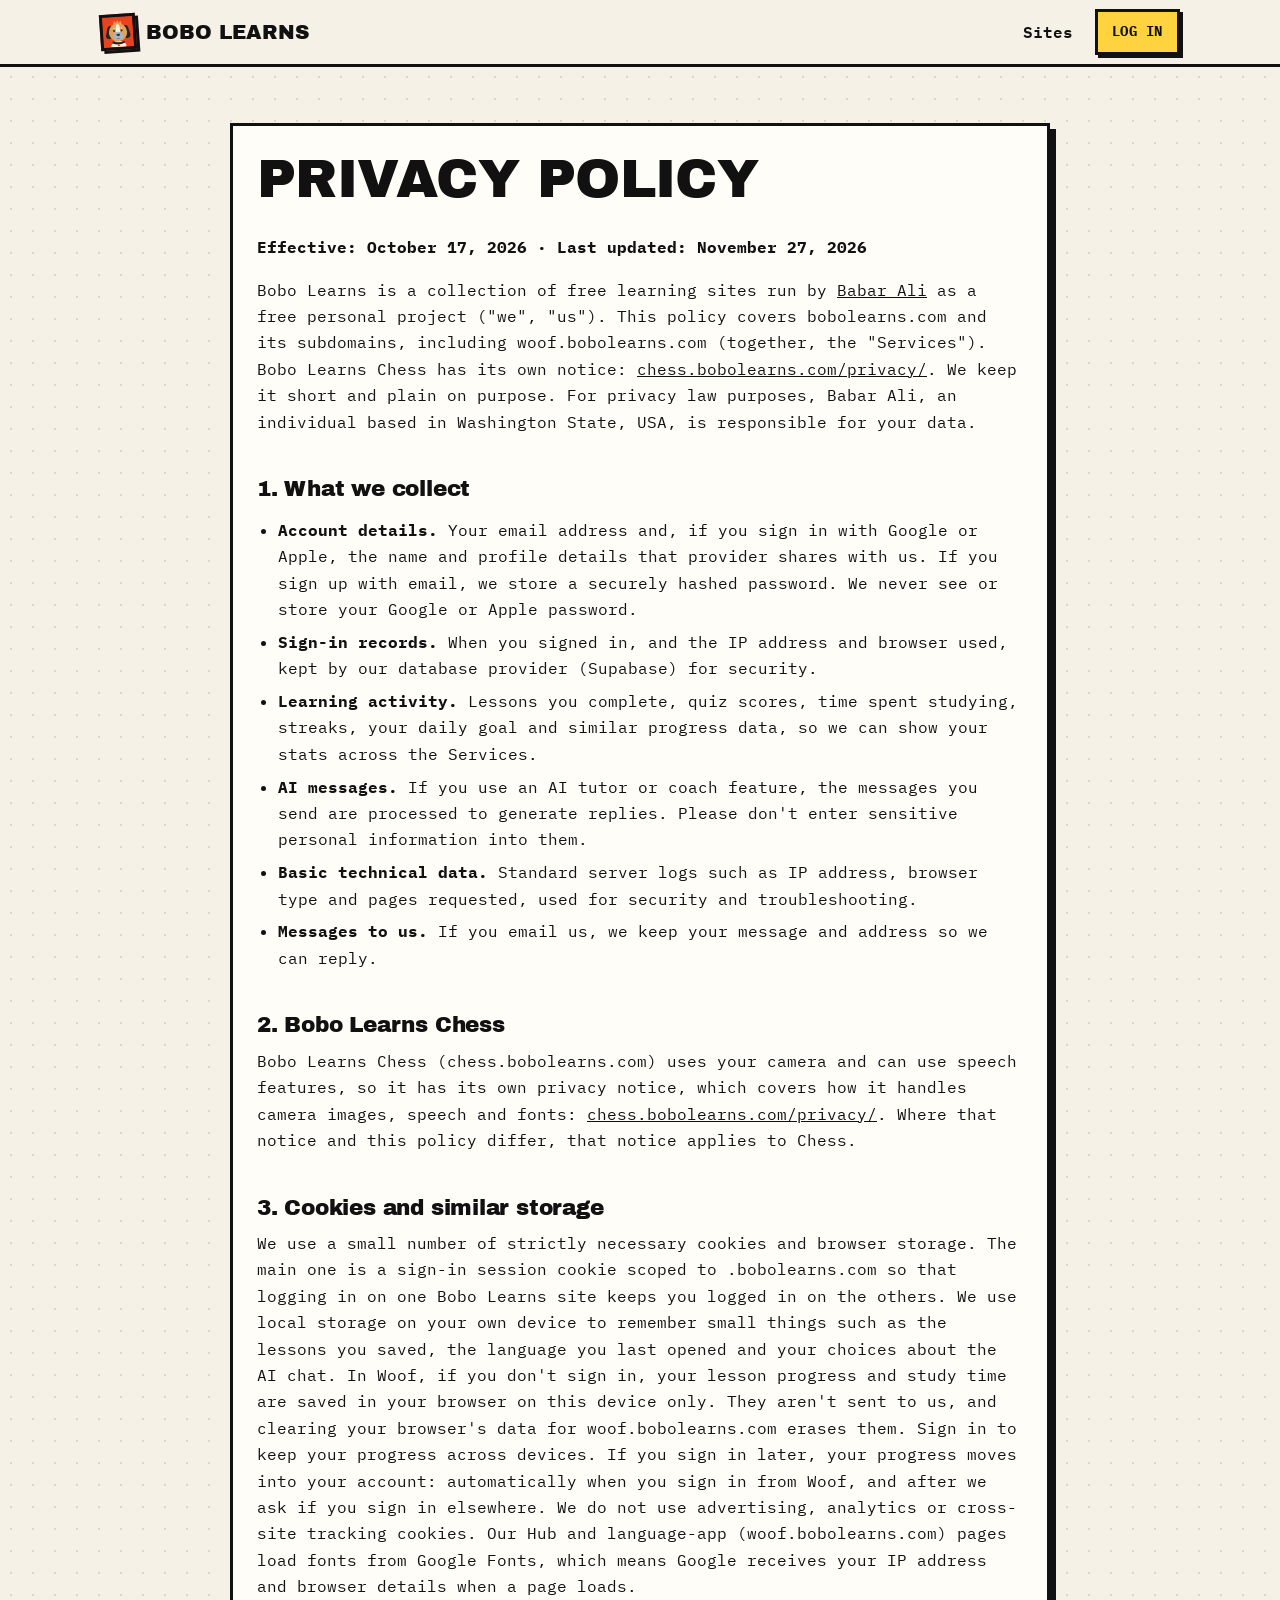
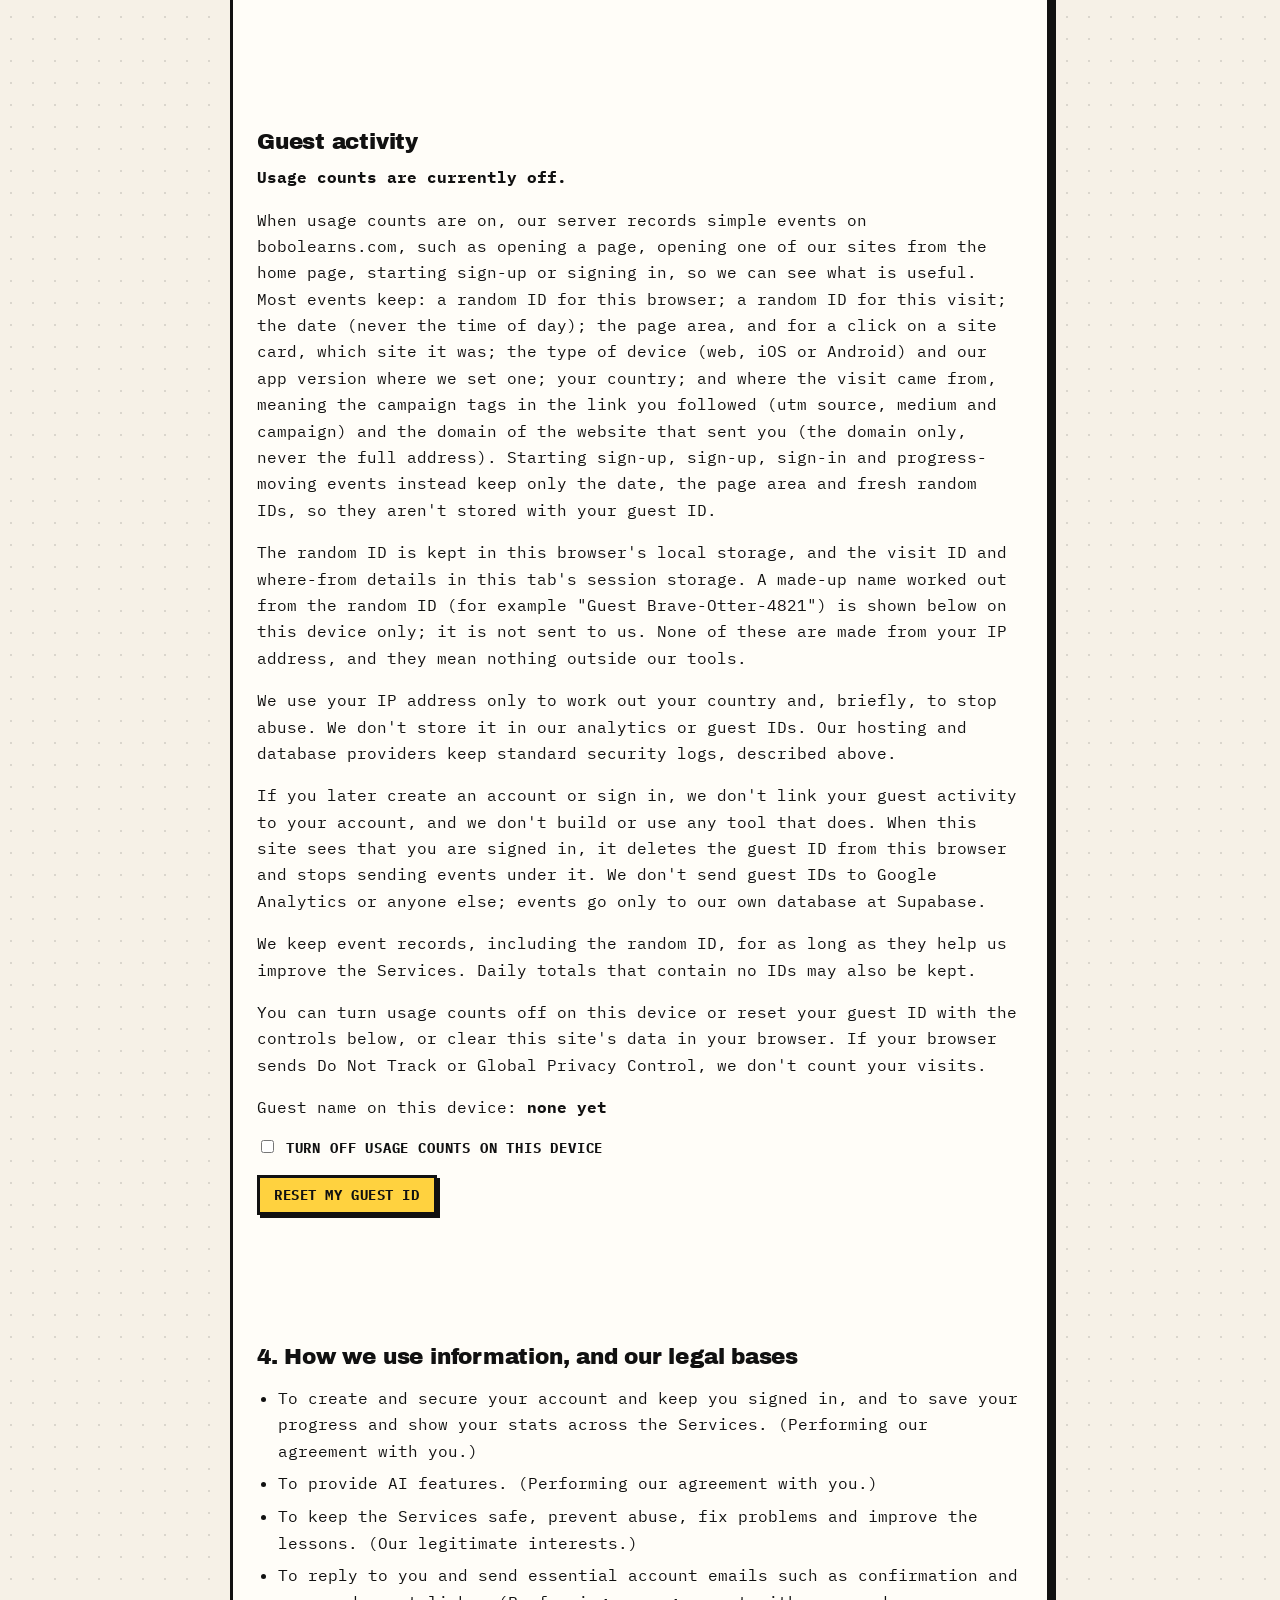
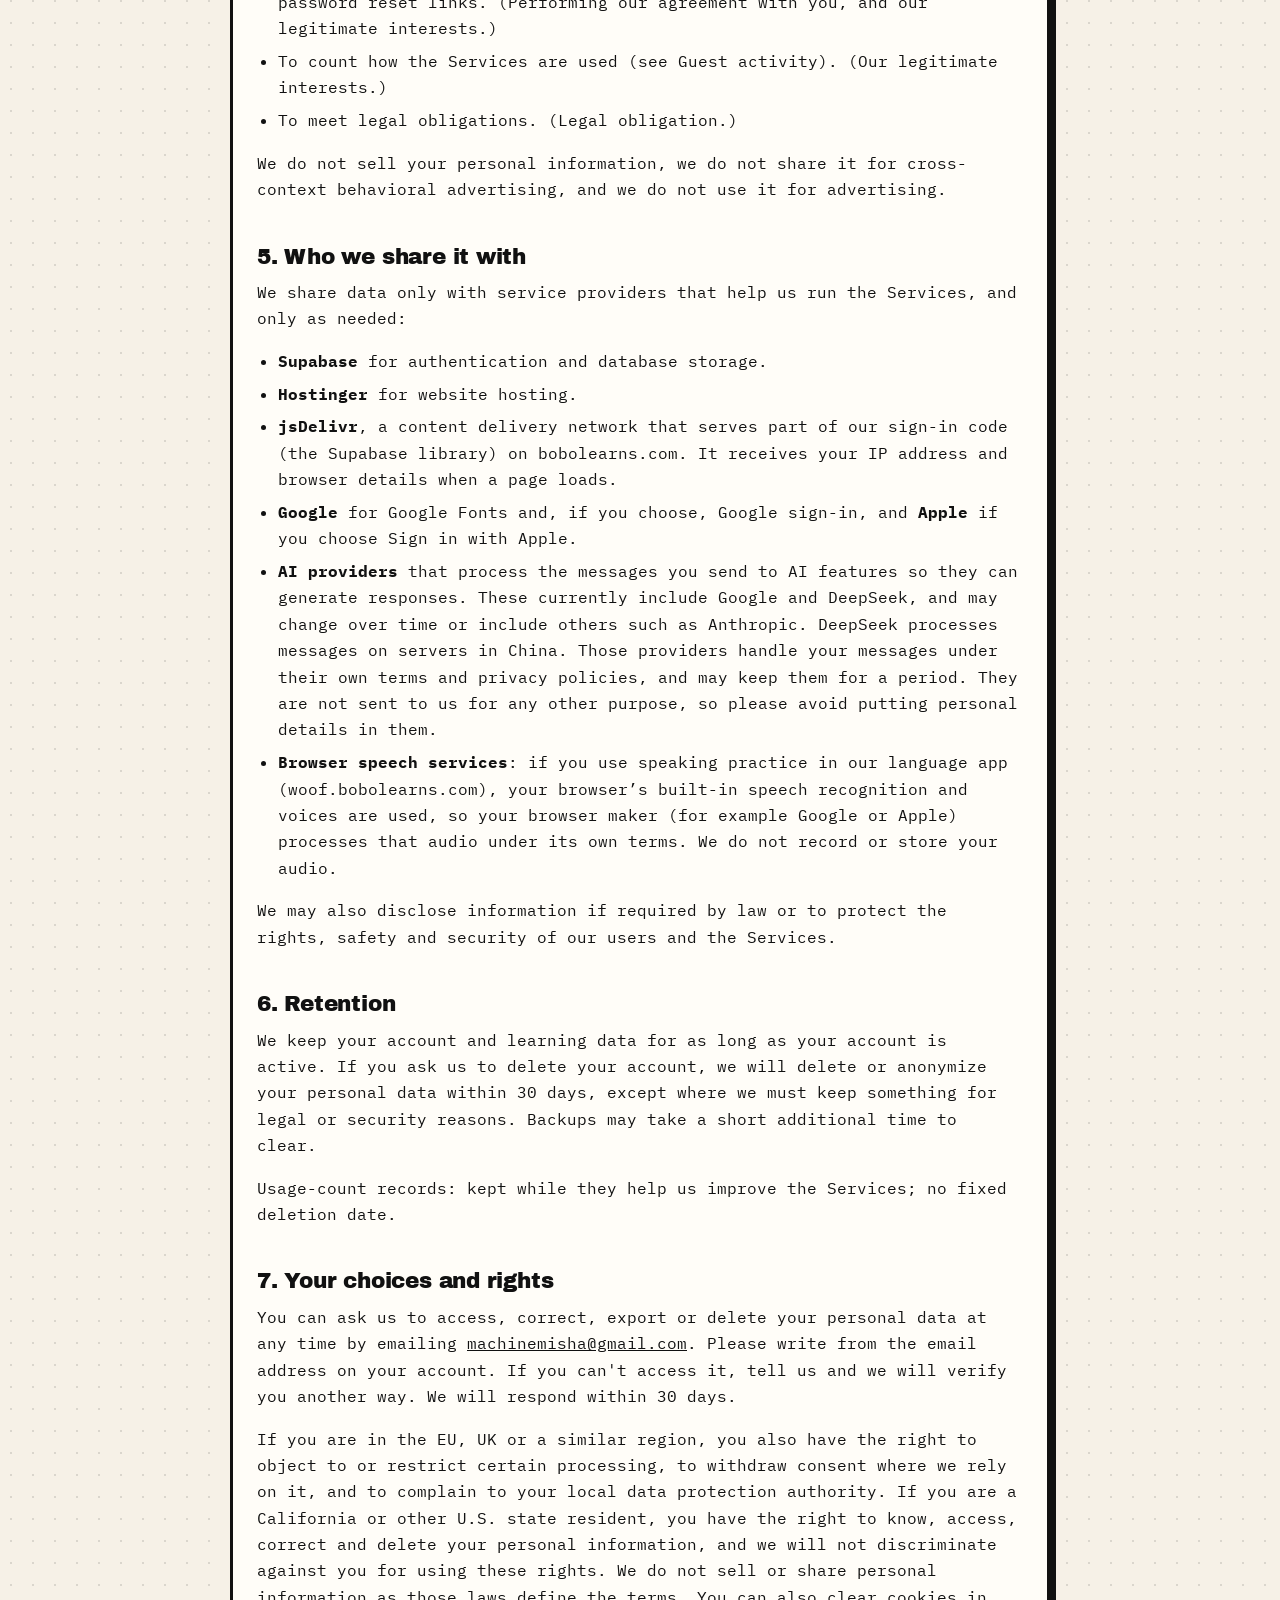
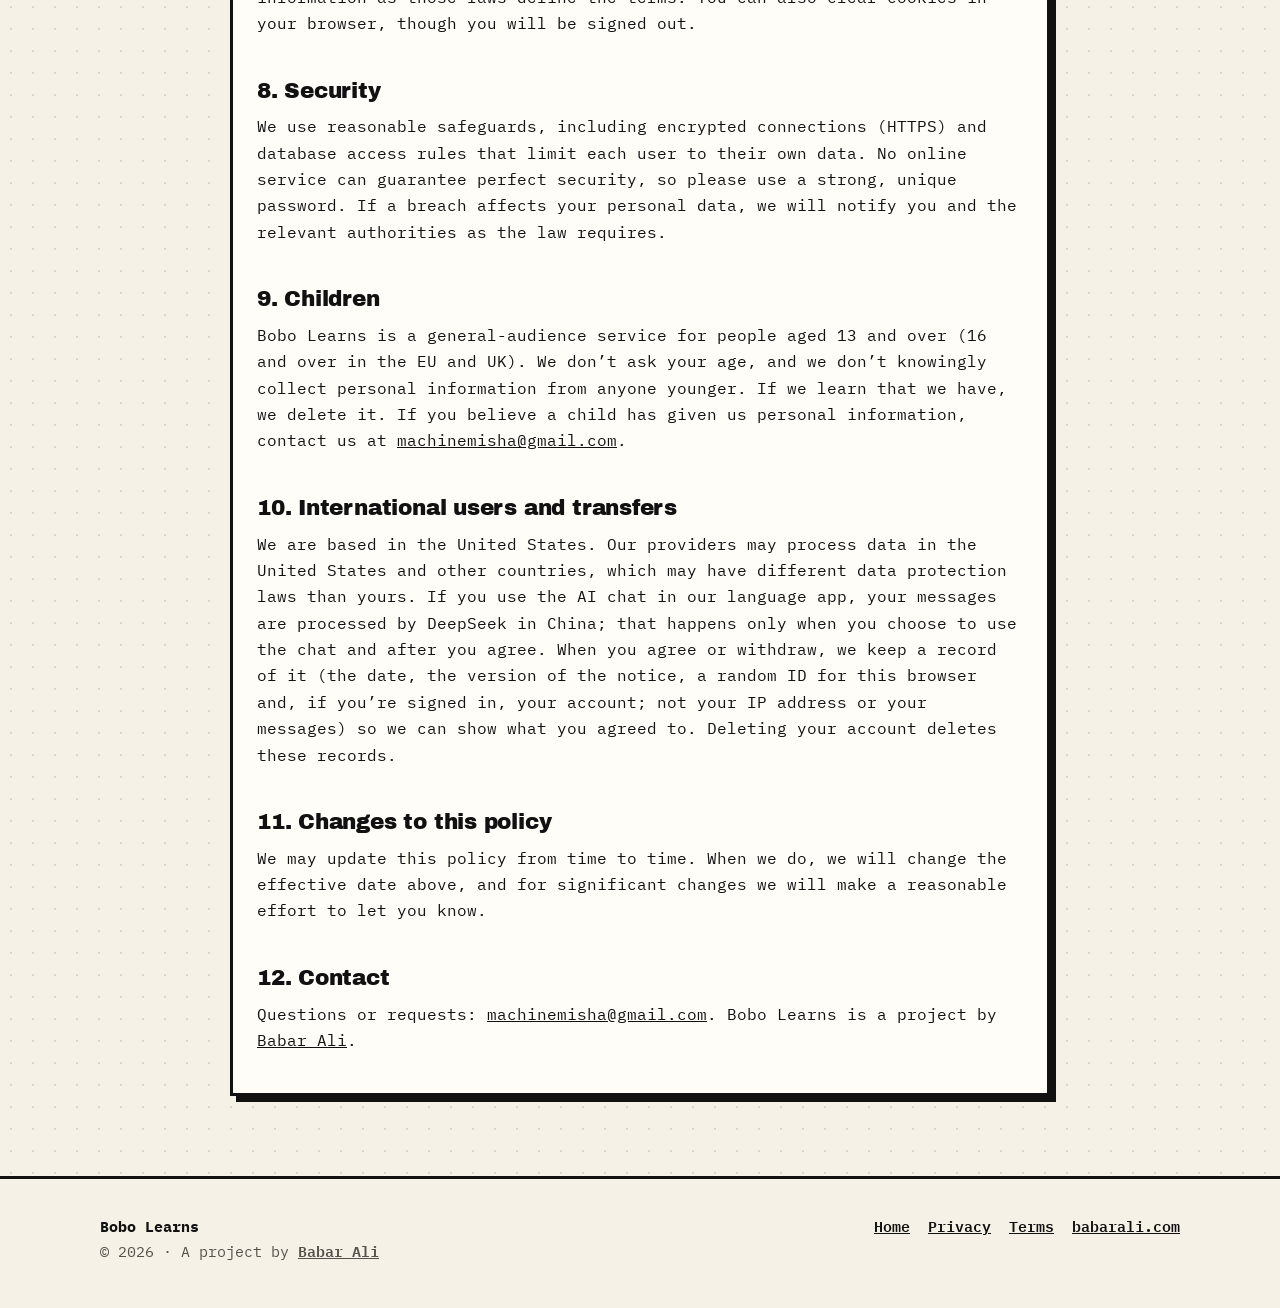
<file: privacy/index.html>
<!doctype html>
<html lang="en">
<head>
  <meta charset="utf-8">
  <meta name="viewport" content="width=device-width, initial-scale=1">
  <title>Privacy Policy — Bobo Learns</title>
  <meta name="description" content="How Bobo Learns collects, uses and protects your information across bobolearns.com and its subdomains.">
  <link rel="canonical" href="https://bobolearns.com/privacy/">
  <meta name="theme-color" content="#f6f1e7">
  <link rel="icon" href="/assets/img/favicon.svg" type="image/svg+xml">
  <link rel="preconnect" href="https://fonts.googleapis.com">
  <link rel="preconnect" href="https://fonts.gstatic.com" crossorigin>
  <link href="https://fonts.googleapis.com/css2?family=Archivo+Black&family=IBM+Plex+Mono:wght@400;600;700&display=swap" rel="stylesheet">
  <link rel="stylesheet" href="/assets/css/site.css?v=4">
</head>
<body>
  <a class="skip" href="#main">Skip to content</a>

  <header class="nav">
    <div class="wrap nav-in">
      <a class="brand" href="/"><span class="brand-mark"><img src="/assets/img/bobo/bobo-avatar.svg" alt="" width="36" height="36"></span><span>Bobo Learns</span></a>
      <nav class="nav-links" aria-label="Main">
        <a href="/#sites">Sites</a>
        <a class="btn btn-sm" id="navAuth" href="/login/">Log in</a>
      </nav>
    </div>
  </header>

  <main id="main" class="legal">
    <div class="wrap">
      <article class="card">
        <h1>Privacy Policy</h1>
        <p class="updated">Effective: October 17, 2026 · Last updated: November 27, 2026</p>

        <p>Bobo Learns is a collection of free learning sites run by <a href="https://babarali.com" rel="noopener">Babar Ali</a> as a free personal project ("we", "us"). This policy covers bobolearns.com and its subdomains, including woof.bobolearns.com (together, the "Services"). Bobo Learns Chess has its own notice: <a href="https://chess.bobolearns.com/privacy/">chess.bobolearns.com/privacy/</a>. We keep it short and plain on purpose. For privacy law purposes, Babar Ali, an individual based in Washington State, USA, is responsible for your data.</p>

        <h2>1. What we collect</h2>
        <ul>
          <li><strong>Account details.</strong> Your email address and, if you sign in with Google or Apple, the name and profile details that provider shares with us. If you sign up with email, we store a securely hashed password. We never see or store your Google or Apple password.</li>
          <li><strong>Sign-in records.</strong> When you signed in, and the IP address and browser used, kept by our database provider (Supabase) for security.</li>
          <li><strong>Learning activity.</strong> Lessons you complete, quiz scores, time spent studying, streaks, your daily goal and similar progress data, so we can show your stats across the Services.</li>
          <li><strong>AI messages.</strong> If you use an AI tutor or coach feature, the messages you send are processed to generate replies. Please don't enter sensitive personal information into them.</li>
          <li><strong>Basic technical data.</strong> Standard server logs such as IP address, browser type and pages requested, used for security and troubleshooting.</li>
          <li><strong>Messages to us.</strong> If you email us, we keep your message and address so we can reply.</li>
        </ul>

        <h2>2. Bobo Learns Chess</h2>
        <p>Bobo Learns Chess (chess.bobolearns.com) uses your camera and can use speech features, so it has its own privacy notice, which covers how it handles camera images, speech and fonts: <a href="https://chess.bobolearns.com/privacy/">chess.bobolearns.com/privacy/</a>. Where that notice and this policy differ, that notice applies to Chess.</p>

        <h2>3. Cookies and similar storage</h2>
        <p>We use a small number of strictly necessary cookies and browser storage. The main one is a sign-in session cookie scoped to .bobolearns.com so that logging in on one Bobo Learns site keeps you logged in on the others. We use local storage on your own device to remember small things such as the lessons you saved, the language you last opened and your choices about the AI chat. In Woof, if you don't sign in, your lesson progress and study time are saved in your browser on this device only. They aren't sent to us, and clearing your browser's data for woof.bobolearns.com erases them. Sign in to keep your progress across devices. If you sign in later, your progress moves into your account: automatically when you sign in from Woof, and after we ask if you sign in elsewhere. We do not use advertising, analytics or cross-site tracking cookies. Our Hub and language-app (woof.bobolearns.com) pages load fonts from Google Fonts, which means Google receives your IP address and browser details when a page loads.</p>

        <section id="guest-id">
          <h2>Guest activity</h2>
          <p><strong>Usage counts are currently off.</strong></p>
          <p>When usage counts are on, our server records simple events on bobolearns.com, such as opening a page, opening one of our sites from the home page, starting sign-up or signing in, so we can see what is useful. Most events keep: a random ID for this browser; a random ID for this visit; the date (never the time of day); the page area, and for a click on a site card, which site it was; the type of device (web, iOS or Android) and our app version where we set one; your country; and where the visit came from, meaning the campaign tags in the link you followed (utm source, medium and campaign) and the domain of the website that sent you (the domain only, never the full address). Starting sign-up, sign-up, sign-in and progress-moving events instead keep only the date, the page area and fresh random IDs, so they aren't stored with your guest ID.</p>
          <p>The random ID is kept in this browser's local storage, and the visit ID and where-from details in this tab's session storage. A made-up name worked out from the random ID (for example "Guest Brave-Otter-4821") is shown below on this device only; it is not sent to us. None of these are made from your IP address, and they mean nothing outside our tools.</p>
          <p>We use your IP address only to work out your country and, briefly, to stop abuse. We don't store it in our analytics or guest IDs. Our hosting and database providers keep standard security logs, described above.</p>
          <p>If you later create an account or sign in, we don't link your guest activity to your account, and we don't build or use any tool that does. When this site sees that you are signed in, it deletes the guest ID from this browser and stops sending events under it. We don't send guest IDs to Google Analytics or anyone else; events go only to our own database at Supabase.</p>
          <p>We keep event records, including the random ID, for as long as they help us improve the Services. Daily totals that contain no IDs may also be kept.</p>
          <p>You can turn usage counts off on this device or reset your guest ID with the controls below, or clear this site's data in your browser. If your browser sends Do Not Track or Global Privacy Control, we don't count your visits.</p>
          <p>Guest name on this device: <strong id="anaGuestName">none yet</strong></p>
          <p><label><input type="checkbox" id="anaOff"> Turn off usage counts on this device</label></p>
          <p><button type="button" class="btn btn-sm" id="anaReset">Reset my guest ID</button></p>
        </section>

        <h2>4. How we use information, and our legal bases</h2>
        <ul>
          <li>To create and secure your account and keep you signed in, and to save your progress and show your stats across the Services. (Performing our agreement with you.)</li>
          <li>To provide AI features. (Performing our agreement with you.)</li>
          <li>To keep the Services safe, prevent abuse, fix problems and improve the lessons. (Our legitimate interests.)</li>
          <li>To reply to you and send essential account emails such as confirmation and password reset links. (Performing our agreement with you, and our legitimate interests.)</li>
          <li>To count how the Services are used (see Guest activity). (Our legitimate interests.)</li>
          <li>To meet legal obligations. (Legal obligation.)</li>
        </ul>
        <p>We do not sell your personal information, we do not share it for cross-context behavioral advertising, and we do not use it for advertising.</p>

        <h2>5. Who we share it with</h2>
        <p>We share data only with service providers that help us run the Services, and only as needed:</p>
        <ul>
          <li><strong>Supabase</strong> for authentication and database storage.</li>
          <li><strong>Hostinger</strong> for website hosting.</li>
          <li><strong>jsDelivr</strong>, a content delivery network that serves part of our sign-in code (the Supabase library) on bobolearns.com. It receives your IP address and browser details when a page loads.</li>
          <li><strong>Google</strong> for Google Fonts and, if you choose, Google sign-in, and <strong>Apple</strong> if you choose Sign in with Apple.</li>
          <li><strong>AI providers</strong> that process the messages you send to AI features so they can generate responses. These currently include Google and DeepSeek, and may change over time or include others such as Anthropic. DeepSeek processes messages on servers in China. Those providers handle your messages under their own terms and privacy policies, and may keep them for a period. They are not sent to us for any other purpose, so please avoid putting personal details in them.</li>
          <li><strong>Browser speech services</strong>: if you use speaking practice in our language app (woof.bobolearns.com), your browser&rsquo;s built-in speech recognition and voices are used, so your browser maker (for example Google or Apple) processes that audio under its own terms. We do not record or store your audio.</li>
        </ul>
        <p>We may also disclose information if required by law or to protect the rights, safety and security of our users and the Services.</p>

        <h2>6. Retention</h2>
        <p>We keep your account and learning data for as long as your account is active. If you ask us to delete your account, we will delete or anonymize your personal data within 30 days, except where we must keep something for legal or security reasons. Backups may take a short additional time to clear.</p>
        <p>Usage-count records: kept while they help us improve the Services; no fixed deletion date.</p>

        <h2>7. Your choices and rights</h2>
        <p>You can ask us to access, correct, export or delete your personal data at any time by emailing <a data-contact href="mailto:machinemisha@gmail.com">machinemisha@gmail.com</a>. Please write from the email address on your account. If you can't access it, tell us and we will verify you another way. We will respond within 30 days.</p>
        <p>If you are in the EU, UK or a similar region, you also have the right to object to or restrict certain processing, to withdraw consent where we rely on it, and to complain to your local data protection authority. If you are a California or other U.S. state resident, you have the right to know, access, correct and delete your personal information, and we will not discriminate against you for using these rights. We do not sell or share personal information as those laws define the terms. You can also clear cookies in your browser, though you will be signed out.</p>

        <h2>8. Security</h2>
        <p>We use reasonable safeguards, including encrypted connections (HTTPS) and database access rules that limit each user to their own data. No online service can guarantee perfect security, so please use a strong, unique password. If a breach affects your personal data, we will notify you and the relevant authorities as the law requires.</p>

        <h2>9. Children</h2>
        <p>Bobo Learns is a general-audience service for people aged 13 and over (16 and over in the EU and UK). We don&rsquo;t ask your age, and we don&rsquo;t knowingly collect personal information from anyone younger. If we learn that we have, we delete it. If you believe a child has given us personal information, contact us at <a href="mailto:machinemisha@gmail.com">machinemisha@gmail.com</a>.</p>

        <h2>10. International users and transfers</h2>
        <p>We are based in the United States. Our providers may process data in the United States and other countries, which may have different data protection laws than yours. If you use the AI chat in our language app, your messages are processed by DeepSeek in China; that happens only when you choose to use the chat and after you agree. When you agree or withdraw, we keep a record of it (the date, the version of the notice, a random ID for this browser and, if you&rsquo;re signed in, your account; not your IP address or your messages) so we can show what you agreed to. Deleting your account deletes these records.</p>

        <h2>11. Changes to this policy</h2>
        <p>We may update this policy from time to time. When we do, we will change the effective date above, and for significant changes we will make a reasonable effort to let you know.</p>

        <h2>12. Contact</h2>
        <p>Questions or requests: <a data-contact href="mailto:machinemisha@gmail.com">machinemisha@gmail.com</a>. Bobo Learns is a project by <a href="https://babarali.com" rel="noopener">Babar Ali</a>.</p>
      </article>
    </div>
  </main>

  <footer class="footer">
    <div class="wrap footer-in">
      <div>
        <strong>Bobo Learns</strong><br>
        <span class="muted">© <span data-year>2026</span> · A project by <a href="https://babarali.com" rel="noopener">Babar Ali</a></span>
      </div>
      <nav class="footer-links" aria-label="Footer">
        <a href="/">Home</a>
        <a href="/privacy/">Privacy</a>
        <a href="/terms/">Terms</a>
        <a href="https://babarali.com" rel="noopener">babarali.com</a>
      </nav>
    </div>
  </footer>

  <script src="/assets/js/config.js?v=5"></script>
  <script src="/assets/js/site.js?v=5"></script>
  <script src="/assets/js/bb-analytics.js?v=5"></script>
</body>
</html>
</file>
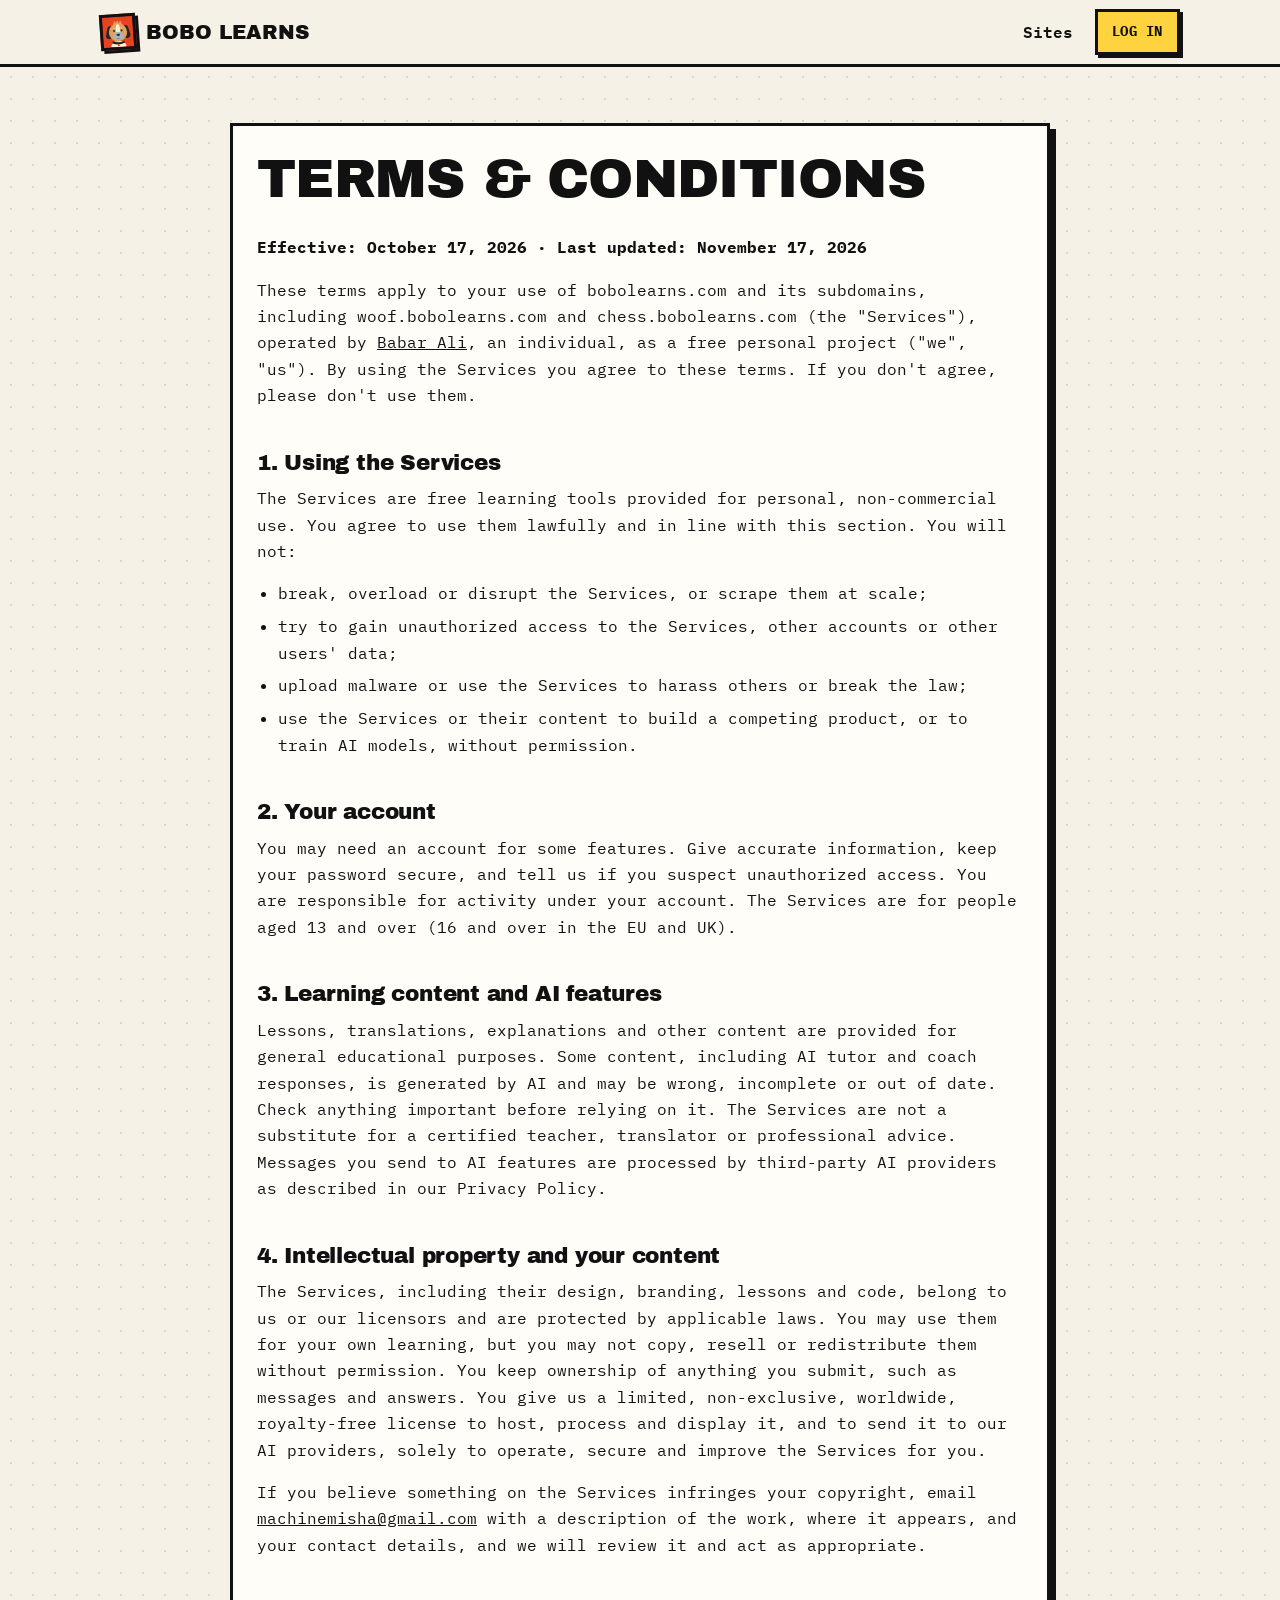
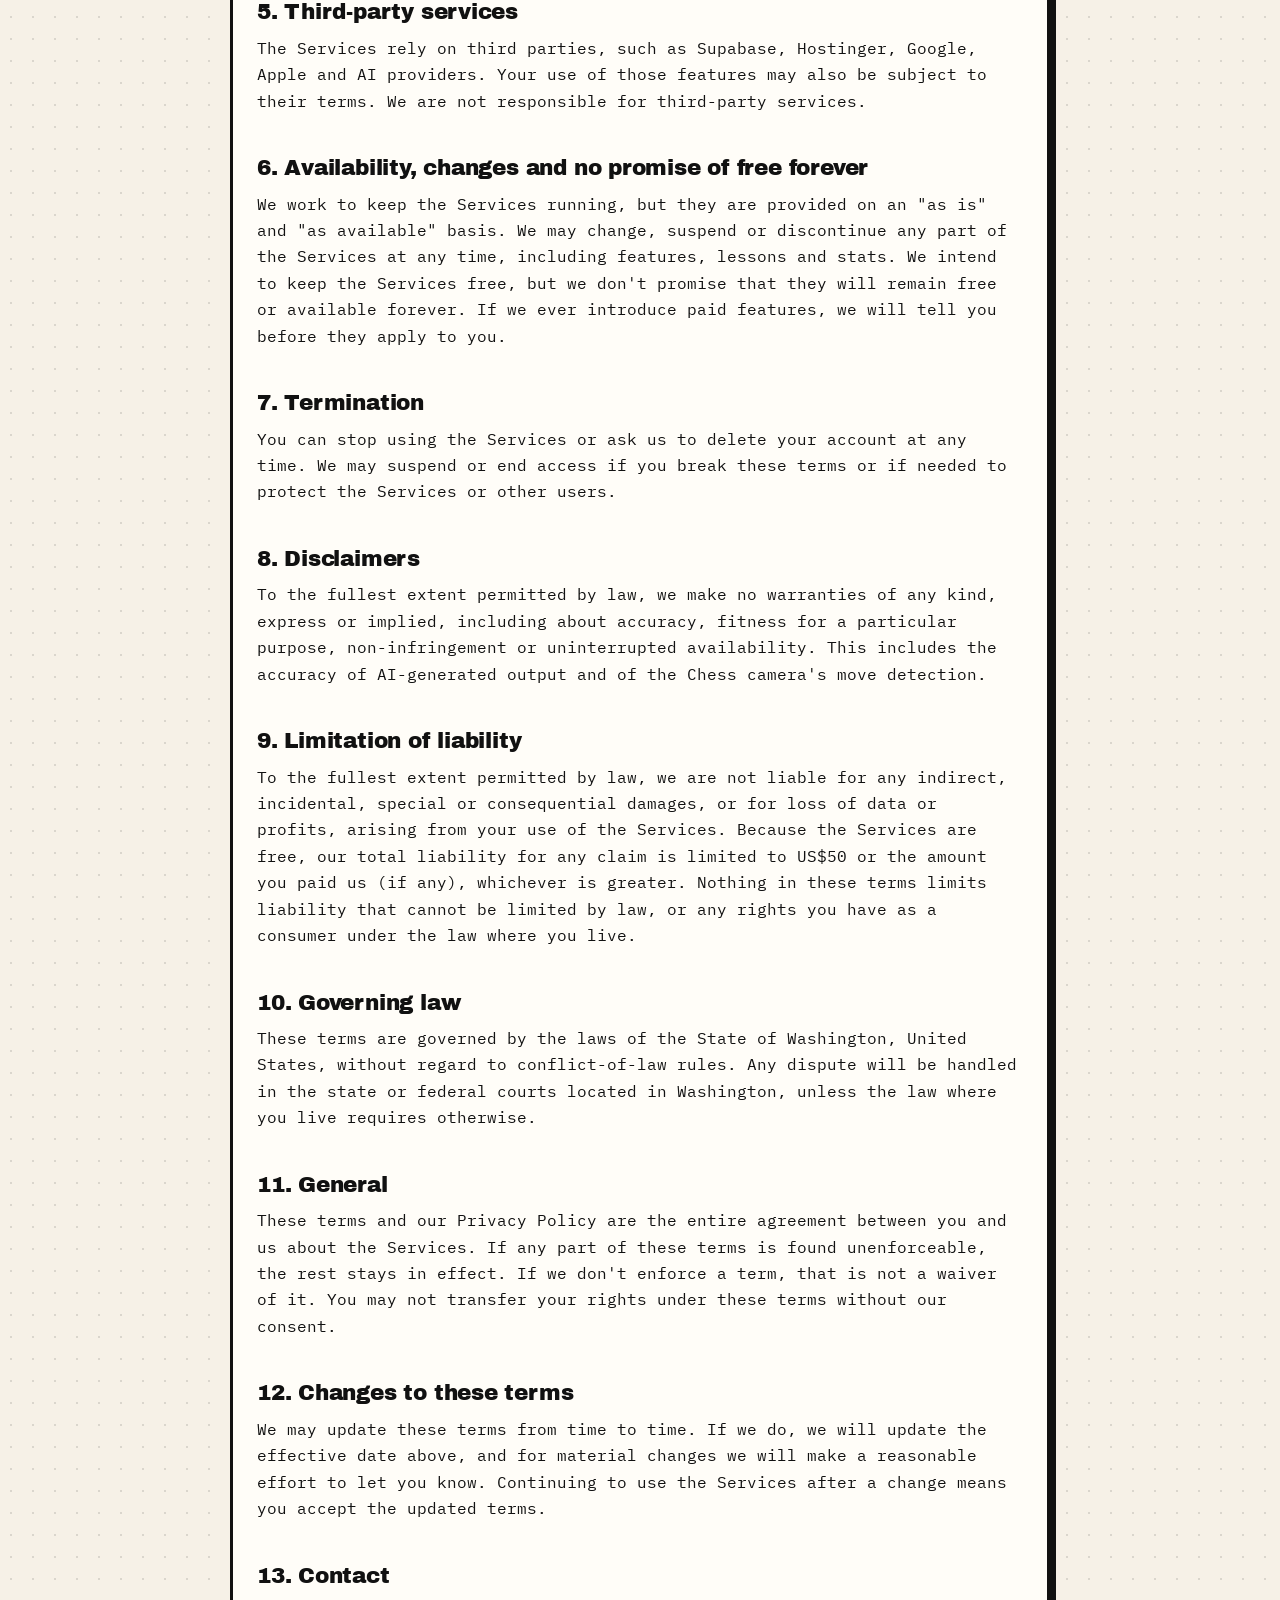
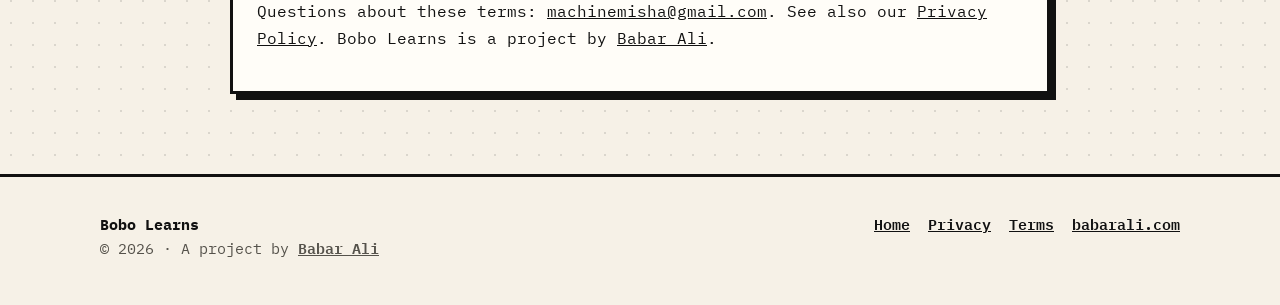
<file: terms/index.html>
<!doctype html>
<html lang="en">
<head>
  <meta charset="utf-8">
  <meta name="viewport" content="width=device-width, initial-scale=1">
  <title>Terms &amp; Conditions — Bobo Learns</title>
  <meta name="description" content="The terms that apply when you use Bobo Learns, including bobolearns.com and its subdomains.">
  <link rel="canonical" href="https://bobolearns.com/terms/">
  <meta name="theme-color" content="#f6f1e7">
  <link rel="icon" href="/assets/img/favicon.svg" type="image/svg+xml">
  <link rel="preconnect" href="https://fonts.googleapis.com">
  <link rel="preconnect" href="https://fonts.gstatic.com" crossorigin>
  <link href="https://fonts.googleapis.com/css2?family=Archivo+Black&family=IBM+Plex+Mono:wght@400;600;700&display=swap" rel="stylesheet">
  <link rel="stylesheet" href="/assets/css/site.css?v=5">
</head>
<body>
  <a class="skip" href="#main">Skip to content</a>

  <header class="nav">
    <div class="wrap nav-in">
      <a class="brand" href="/"><span class="brand-mark"><img src="/assets/img/bobo/bobo-avatar.svg" alt="" width="36" height="36"></span><span>Bobo Learns</span></a>
      <nav class="nav-links" aria-label="Main">
        <a href="/#sites">Sites</a>
        <a class="btn btn-sm" id="navAuth" href="/login/">Log in</a>
      </nav>
    </div>
  </header>

  <main id="main" class="legal">
    <div class="wrap">
      <article class="card">
        <h1>Terms &amp; Conditions</h1>
        <p class="updated">Effective: October 17, 2026 · Last updated: November 17, 2026</p>

        <p>These terms apply to your use of bobolearns.com and its subdomains, including woof.bobolearns.com and chess.bobolearns.com (the "Services"), operated by <a href="https://babarali.com" rel="noopener">Babar Ali</a>, an individual, as a free personal project ("we", "us"). By using the Services you agree to these terms. If you don't agree, please don't use them.</p>

        <h2>1. Using the Services</h2>
        <p>The Services are free learning tools provided for personal, non-commercial use. You agree to use them lawfully and in line with this section. You will not:</p>
        <ul>
          <li>break, overload or disrupt the Services, or scrape them at scale;</li>
          <li>try to gain unauthorized access to the Services, other accounts or other users' data;</li>
          <li>upload malware or use the Services to harass others or break the law;</li>
          <li>use the Services or their content to build a competing product, or to train AI models, without permission.</li>
        </ul>

        <h2>2. Your account</h2>
        <p>You may need an account for some features. Give accurate information, keep your password secure, and tell us if you suspect unauthorized access. You are responsible for activity under your account. The Services are for people aged 13 and over (16 and over in the EU and UK).</p>

        <h2>3. Learning content and AI features</h2>
        <p>Lessons, translations, explanations and other content are provided for general educational purposes. Some content, including AI tutor and coach responses, is generated by AI and may be wrong, incomplete or out of date. Check anything important before relying on it. The Services are not a substitute for a certified teacher, translator or professional advice. Messages you send to AI features are processed by third-party AI providers as described in our Privacy Policy.</p>

        <h2>4. Intellectual property and your content</h2>
        <p>The Services, including their design, branding, lessons and code, belong to us or our licensors and are protected by applicable laws. You may use them for your own learning, but you may not copy, resell or redistribute them without permission. You keep ownership of anything you submit, such as messages and answers. You give us a limited, non-exclusive, worldwide, royalty-free license to host, process and display it, and to send it to our AI providers, solely to operate, secure and improve the Services for you.</p>
        <p>If you believe something on the Services infringes your copyright, email <a data-contact href="mailto:machinemisha@gmail.com">machinemisha@gmail.com</a> with a description of the work, where it appears, and your contact details, and we will review it and act as appropriate.</p>

        <h2>5. Third-party services</h2>
        <p>The Services rely on third parties, such as Supabase, Hostinger, Google, Apple and AI providers. Your use of those features may also be subject to their terms. We are not responsible for third-party services.</p>

        <h2>6. Availability, changes and no promise of free forever</h2>
        <p>We work to keep the Services running, but they are provided on an "as is" and "as available" basis. We may change, suspend or discontinue any part of the Services at any time, including features, lessons and stats. We intend to keep the Services free, but we don't promise that they will remain free or available forever. If we ever introduce paid features, we will tell you before they apply to you.</p>

        <h2>7. Termination</h2>
        <p>You can stop using the Services or ask us to delete your account at any time. We may suspend or end access if you break these terms or if needed to protect the Services or other users.</p>

        <h2>8. Disclaimers</h2>
        <p>To the fullest extent permitted by law, we make no warranties of any kind, express or implied, including about accuracy, fitness for a particular purpose, non-infringement or uninterrupted availability. This includes the accuracy of AI-generated output and of the Chess camera's move detection.</p>

        <h2>9. Limitation of liability</h2>
        <p>To the fullest extent permitted by law, we are not liable for any indirect, incidental, special or consequential damages, or for loss of data or profits, arising from your use of the Services. Because the Services are free, our total liability for any claim is limited to US$50 or the amount you paid us (if any), whichever is greater. Nothing in these terms limits liability that cannot be limited by law, or any rights you have as a consumer under the law where you live.</p>

        <h2>10. Governing law</h2>
        <p>These terms are governed by the laws of the State of Washington, United States, without regard to conflict-of-law rules. Any dispute will be handled in the state or federal courts located in Washington, unless the law where you live requires otherwise.</p>

        <h2>11. General</h2>
        <p>These terms and our Privacy Policy are the entire agreement between you and us about the Services. If any part of these terms is found unenforceable, the rest stays in effect. If we don't enforce a term, that is not a waiver of it. You may not transfer your rights under these terms without our consent.</p>

        <h2>12. Changes to these terms</h2>
        <p>We may update these terms from time to time. If we do, we will update the effective date above, and for material changes we will make a reasonable effort to let you know. Continuing to use the Services after a change means you accept the updated terms.</p>

        <h2>13. Contact</h2>
        <p>Questions about these terms: <a data-contact href="mailto:machinemisha@gmail.com">machinemisha@gmail.com</a>. See also our <a href="/privacy/">Privacy Policy</a>. Bobo Learns is a project by <a href="https://babarali.com" rel="noopener">Babar Ali</a>.</p>
      </article>
    </div>
  </main>

  <footer class="footer">
    <div class="wrap footer-in">
      <div>
        <strong>Bobo Learns</strong><br>
        <span class="muted">© <span data-year>2026</span> · A project by <a href="https://babarali.com" rel="noopener">Babar Ali</a></span>
      </div>
      <nav class="footer-links" aria-label="Footer">
        <a href="/">Home</a>
        <a href="/privacy/">Privacy</a>
        <a href="/terms/">Terms</a>
        <a href="https://babarali.com" rel="noopener">babarali.com</a>
      </nav>
    </div>
  </footer>

  <script src="/assets/js/config.js?v=5"></script>
  <script src="/assets/js/site.js?v=5"></script>
  <script src="/assets/js/bb-analytics.js?v=5"></script>
</body>
</html>
</file>
<file: assets/css/site.css>
/* Bobo Learns hub — neo-brutalist design system
   Palette: cream / ink / vermillion. Type: Archivo Black + IBM Plex Mono. */

:root {
  --cream: #f6f1e7;
  --paper: #fffdf8;
  --ink: #111111;
  --red: #e63b2e;
  --teal: #1f9d94;
  --yellow: #ffd23f;
  --blue: #3a5bff;
  --muted: #55524b;
  --bd: 3px solid var(--ink);
  --sh: 6px 6px 0 var(--ink);
  --sh-sm: 3px 3px 0 var(--ink);
  --head: "Archivo Black", Impact, "Arial Black", sans-serif;
  --mono: "IBM Plex Mono", ui-monospace, SFMono-Regular, Menlo, Consolas, monospace;
}

*, *::before, *::after { box-sizing: border-box; }
html { scroll-behavior: smooth; }
body {
  margin: 0;
  background-color: var(--cream);
  background-image: radial-gradient(rgba(17, 17, 17, 0.12) 1px, transparent 1px);
  background-size: 22px 22px;
  color: var(--ink);
  font-family: var(--mono);
  font-size: 16px;
  line-height: 1.65;
  -webkit-font-smoothing: antialiased;
}
img, svg { max-width: 100%; display: block; }
a { color: inherit; }
:focus-visible { outline: 3px solid var(--blue); outline-offset: 3px; }
.skip { position: absolute; left: -999px; top: 0; background: var(--ink); color: var(--cream); padding: 10px 14px; z-index: 100; }
.skip:focus { left: 10px; top: 10px; }

.wrap { width: 100%; max-width: 1120px; margin: 0 auto; padding: 0 20px; }
h1, h2, h3 { font-family: var(--head); line-height: 1.05; margin: 0 0 .5em; letter-spacing: -0.01em; font-weight: 400; }
h1 { font-size: clamp(2.6rem, 8vw, 5.6rem); text-transform: uppercase; }
h2 { font-size: clamp(1.8rem, 4.5vw, 3rem); text-transform: uppercase; }
h3 { font-size: 1.35rem; }
p { margin: 0 0 1em; }
.eyebrow { font-weight: 700; text-transform: uppercase; letter-spacing: .14em; font-size: .78rem; margin-bottom: 14px; display: inline-block; background: var(--ink); color: var(--cream); padding: 4px 10px; }
.muted { color: var(--muted); }
.red { color: var(--red); }

/* Nav */
.nav { position: sticky; top: 0; z-index: 50; background: var(--cream); border-bottom: var(--bd); }
.nav-in { display: flex; align-items: center; justify-content: space-between; gap: 16px; min-height: 64px; }
.brand { display: flex; align-items: center; gap: 10px; text-decoration: none; font-family: var(--head); font-size: 1.25rem; text-transform: uppercase; }
.brand-mark img { width: 100%; height: 100%; display: block; }
.brand-mark { display: grid; overflow: hidden; place-items: center; width: 36px; height: 36px; background: var(--red); color: var(--cream); border: var(--bd); box-shadow: var(--sh-sm); transform: rotate(-4deg); }
.nav-links { display: flex; align-items: center; gap: 22px; font-weight: 600; }
.nav-links a { text-decoration: none; }
.nav-links a:not(.btn):hover { text-decoration: underline; text-underline-offset: 5px; text-decoration-thickness: 3px; }

/* Buttons */
.btn { display: inline-flex; align-items: center; justify-content: center; gap: 8px; font-family: var(--mono); font-weight: 700; font-size: 1rem; text-decoration: none; text-transform: uppercase; letter-spacing: .04em; color: var(--ink); background: var(--yellow); border: var(--bd); box-shadow: var(--sh-sm); padding: 12px 20px; cursor: pointer; transition: transform .08s, box-shadow .08s; }
.btn:hover { transform: translate(-2px, -2px); box-shadow: 5px 5px 0 var(--ink); }
.btn:active { transform: translate(3px, 3px); box-shadow: 0 0 0 var(--ink); }
.btn-red { background: var(--red); color: var(--cream); }
.btn-ghost { background: var(--paper); }
.btn-sm { padding: 8px 14px; font-size: .88rem; }
.btn-block { width: 100%; }
.btn[disabled] { opacity: .55; cursor: not-allowed; transform: none; box-shadow: var(--sh-sm); }

/* Cards */
.card { background: var(--paper); border: var(--bd); box-shadow: var(--sh); padding: 24px; position: relative; }
.card.flat { box-shadow: none; }
.tag { display: inline-block; font-size: .74rem; font-weight: 700; text-transform: uppercase; letter-spacing: .06em; border: 2px solid var(--ink); padding: 2px 8px; background: var(--cream); margin: 0 6px 6px 0; }
.tag.live { background: var(--teal); color: #fff; }
.tag.soon { background: var(--yellow); }

/* Hero */
.hero { padding: 64px 0 48px; }
.hero-grid { display: grid; grid-template-columns: 1.35fr 1fr; gap: 48px; align-items: center; }
.hero h1 .mark { background: var(--red); color: var(--cream); padding: 0 .14em; display: inline-block; transform: rotate(-2deg); border: var(--bd); box-shadow: var(--sh); }
.hero p.lead { font-size: 1.15rem; max-width: 36em; margin: 22px 0 28px; }
.cta-row { display: flex; flex-wrap: wrap; gap: 14px; }
.hero-art { position: relative; justify-self: center; width: min(100%, 380px); }
.hero-art .frame { border: var(--bd); box-shadow: 10px 10px 0 var(--ink); background: var(--red); aspect-ratio: 1; overflow: hidden; transform: rotate(2deg); }
.hero-art .frame img { width: 100%; height: 100%; object-fit: cover; }
.sticker { position: absolute; right: -14px; bottom: -18px; max-width: 80%; text-align: center; background: var(--yellow); color: var(--ink); border: var(--bd); padding: 8px 14px; font-weight: 700; text-transform: uppercase; font-size: .8rem; transform: rotate(-6deg); box-shadow: var(--sh-sm); }

/* Marquee */
.marquee { border-top: var(--bd); border-bottom: var(--bd); background: var(--ink); color: var(--cream); overflow: hidden; white-space: nowrap; font-family: var(--head); text-transform: uppercase; font-size: 1.1rem; }
.marquee-track { display: inline-flex; gap: 40px; padding: 12px 0; animation: scroll 28s linear infinite; }
.marquee-track span::after { content: "✦"; margin-left: 40px; color: var(--yellow); }
@keyframes scroll { to { transform: translateX(-50%); } }

/* Sections */
section { padding: 72px 0; }
.sec-head { max-width: 40em; margin-bottom: 36px; }
.grid { display: grid; gap: 28px; }
.grid-3 { grid-template-columns: repeat(3, 1fr); }
.grid-2 { grid-template-columns: repeat(2, 1fr); }
.grid-sites { grid-template-columns: repeat(auto-fill, minmax(290px, 1fr)); }
.band { background: var(--paper); border-top: var(--bd); border-bottom: var(--bd); }
.step-num { font-family: var(--head); font-size: 2.6rem; color: var(--red); line-height: 1; margin-bottom: 8px; }

/* Site cards */
.site { display: flex; flex-direction: column; gap: 10px; text-decoration: none; transition: transform .1s, box-shadow .1s; }
a.site:hover { transform: translate(-3px, -3px); box-shadow: 9px 9px 0 var(--ink); }
.site .ico { font-size: 2.2rem; line-height: 1; }
.site h3 { margin: 0; text-transform: uppercase; }
.site p { margin: 0; color: var(--muted); font-size: .95rem; }
.site .go { margin-top: auto; font-weight: 700; text-transform: uppercase; font-size: .85rem; }
.site.is-soon { background: repeating-linear-gradient(45deg, var(--paper), var(--paper) 10px, #f3ecdc 10px, #f3ecdc 20px); border-style: dashed; box-shadow: none; }
.site .accent { position: absolute; left: 0; top: 0; right: 0; height: 10px; border-bottom: var(--bd); }

.pill-stats { display: flex; flex-wrap: wrap; gap: 10px; margin: 6px 0 4px; }
.pill-stat { border: 2px solid var(--ink); background: var(--cream); padding: 6px 10px; min-width: 96px; }
.pill-stat b { display: block; font-family: var(--head); font-size: 1.35rem; line-height: 1.1; font-weight: 400; }
.pill-stat span { font-size: .72rem; text-transform: uppercase; letter-spacing: .06em; color: var(--muted); }

/* FAQ */
details { border: var(--bd); background: var(--paper); margin-bottom: 14px; box-shadow: var(--sh-sm); }
summary { cursor: pointer; padding: 16px 20px; font-weight: 700; list-style: none; display: flex; justify-content: space-between; gap: 12px; }
summary::-webkit-details-marker { display: none; }
summary::after { content: "+"; font-family: var(--head); font-size: 1.4rem; line-height: 1; }
details[open] summary::after { content: "–"; }
details .ans { padding: 0 20px 18px; }

/* Creator band */
.creator { background: var(--ink); color: var(--cream); border-top: var(--bd); }
.creator .wrap { display: flex; flex-wrap: wrap; align-items: center; justify-content: space-between; gap: 20px; }
.creator h2 { margin: 0; font-size: clamp(1.4rem, 3vw, 2rem); }
.creator a.btn { background: var(--yellow); }
section.creator { padding: 40px 0; }

/* Footer */
.footer { border-top: var(--bd); background: var(--cream); padding: 36px 0 44px; font-size: .92rem; }
.footer-in { display: flex; flex-wrap: wrap; justify-content: space-between; gap: 24px; }
.footer a { font-weight: 600; }
.footer-links { display: flex; flex-wrap: wrap; gap: 18px; }

/* Forms / auth */
.auth-wrap { min-height: calc(100vh - 64px - 120px); display: grid; place-items: center; padding: 48px 0; }
.auth-card { width: min(100%, 460px); }
.tabs { display: grid; grid-template-columns: 1fr 1fr; border: var(--bd); margin-bottom: 22px; }
.tab { font: inherit; font-weight: 700; text-transform: uppercase; background: var(--paper); border: 0; padding: 12px; cursor: pointer; }
.tab + .tab { border-left: var(--bd); }
.tab[aria-selected="true"] { background: var(--ink); color: var(--cream); }
label { display: block; font-weight: 700; font-size: .85rem; text-transform: uppercase; letter-spacing: .06em; margin-bottom: 6px; }
input[type="email"], input[type="password"], input[type="text"], select { width: 100%; font: inherit; padding: 12px 14px; border: var(--bd); background: #fff; margin-bottom: 16px; border-radius: 0; }
input:focus, select:focus { outline: 3px solid var(--blue); outline-offset: 0; }
.divider { display: flex; align-items: center; gap: 12px; margin: 20px 0; font-size: .8rem; text-transform: uppercase; color: var(--muted); }
.divider::before, .divider::after { content: ""; flex: 1; height: 3px; background: var(--ink); }
.sso { display: grid; gap: 12px; }
.msg { border: var(--bd); padding: 12px 14px; margin-bottom: 16px; font-size: .92rem; background: var(--paper); }
.msg.err { background: #ffd9d4; }
.msg.ok { background: #d5f2ee; }
.linklike { background: none; border: 0; font: inherit; text-decoration: underline; text-underline-offset: 3px; cursor: pointer; padding: 0; }
[hidden] { display: none !important; }

/* Dashboard */
.dash { padding: 40px 0 72px; }
.dash-head { display: flex; flex-wrap: wrap; align-items: end; justify-content: space-between; gap: 16px; margin-bottom: 28px; }
.dash-head h1 { font-size: clamp(2rem, 5vw, 3.4rem); margin: 0; }
.stat-grid { display: grid; grid-template-columns: 1.1fr 1fr 1.4fr; gap: 24px; margin-bottom: 28px; }
.ring { --p: 0; width: 150px; aspect-ratio: 1; border-radius: 50%; border: var(--bd); background: conic-gradient(var(--red) calc(var(--p) * 1%), var(--cream) 0); display: grid; place-items: center; margin: 4px auto 12px; }
.ring-in { width: 100px; aspect-ratio: 1; border-radius: 50%; background: var(--paper); border: var(--bd); display: grid; place-items: center; text-align: center; line-height: 1.1; }
.ring-in b { font-family: var(--head); font-size: 1.8rem; font-weight: 400; }
.ring-in small { font-size: .7rem; text-transform: uppercase; color: var(--muted); }
.big { font-family: var(--head); font-size: 3.6rem; line-height: 1; }
.card h3.k { font-size: .85rem; font-family: var(--mono); font-weight: 700; text-transform: uppercase; letter-spacing: .1em; margin-bottom: 12px; }
.bars { display: grid; grid-template-columns: repeat(7, 1fr); gap: 10px; align-items: end; height: 130px; margin-top: 8px; }
.bar { display: flex; flex-direction: column; justify-content: end; align-items: center; height: 100%; gap: 6px; font-size: .72rem; }
.bar i { display: block; width: 100%; background: var(--red); border: 2px solid var(--ink); min-height: 4px; }
.bar.today i { background: var(--teal); }
.bar.zero i { background: var(--cream); }
.continue { display: flex; flex-wrap: wrap; align-items: center; justify-content: space-between; gap: 18px; background: var(--yellow); margin-bottom: 28px; }
.continue img { flex: none; border: var(--bd); background: var(--paper); border-radius: 50%; }
.continue > div { flex: 1 1 220px; }
.continue h2 { margin: 0; font-size: clamp(1.4rem, 3vw, 2rem); }
.empty { text-align: center; padding: 36px 20px; }
.skeleton { background: linear-gradient(90deg, #eee 25%, #f8f8f8 50%, #eee 75%); background-size: 200% 100%; animation: shimmer 1.2s infinite; color: transparent; }
@keyframes shimmer { to { background-position: -200% 0; } }
.account { display: flex; flex-wrap: wrap; gap: 24px; align-items: end; justify-content: space-between; margin-top: 40px; }
.account select { width: auto; margin: 0; }

/* Legal prose */
.legal { padding: 56px 0 80px; }
.legal .card { max-width: 820px; margin: 0 auto; }
.legal h1 { font-size: clamp(2rem, 6vw, 3.4rem); }
.legal h2 { font-size: 1.35rem; margin-top: 2em; text-transform: none; }
.legal ul { padding-left: 1.3em; }
.legal li { margin-bottom: .4em; }
.legal .updated { font-weight: 700; }
.legal .note { border: var(--bd); background: var(--yellow); padding: 12px 16px; font-size: .9rem; }

/* 404 */
.nf { min-height: 70vh; display: grid; place-items: center; text-align: center; padding: 40px 20px; }
.nf h1 { font-size: clamp(5rem, 22vw, 11rem); margin: 0; }

/* Manifesto */
.manifesto { background: var(--ink); color: var(--cream); border-bottom: var(--bd); }
.manifesto .eyebrow { background: var(--yellow); color: var(--ink); }
.manifesto h2 { font-size: clamp(2.2rem, 7vw, 4.6rem); max-width: 14em; }
.manifesto-body { max-width: 44em; font-size: 1.1rem; margin: 8px 0 36px; }
.manifesto-body p { margin-bottom: 1em; }
.points .point { background: var(--cream); color: var(--ink); border: var(--bd); box-shadow: 6px 6px 0 var(--yellow); padding: 18px 20px; }
.points .point b { display: block; font-family: var(--head); font-weight: 400; font-size: 1.25rem; text-transform: uppercase; margin-bottom: 6px; }
.points .point span { font-size: .92rem; color: var(--muted); }

/* Responsive */
@media (max-width: 900px) {
  .hero-grid, .grid-3, .grid-2, .stat-grid { grid-template-columns: 1fr; }
  .hero { padding-top: 40px; }
  section { padding: 52px 0; }
}
@media (max-width: 640px) {
  .nav-links a:not(.btn) { display: none; }
  .card { padding: 18px; }
  .sticker { right: 0; }
}
@media (prefers-reduced-motion: reduce) {
  html { scroll-behavior: auto; }
  .marquee-track, .skeleton { animation: none; }
  .btn, a.site { transition: none; }
}

/* Add to home screen (install.js) */
.install-card { position: relative; margin: 16px auto 0; background: var(--paper); border: var(--bd); box-shadow: var(--sh-sm); padding: 16px 48px 16px 16px; }
.install-sheet { position: fixed; left: 0; right: 0; bottom: 0; z-index: 50; background: var(--paper); border-top: var(--bd); padding: 16px 52px calc(16px + env(safe-area-inset-bottom)) 16px; box-shadow: 0 -4px 0 var(--ink); }
.install-title { display: block; font-family: var(--mono); }
.install-text { margin: 6px 0 12px; }
.install-row { display: flex; flex-wrap: wrap; gap: 10px; }
.install-x { position: absolute; top: 6px; right: 6px; width: 40px; height: 40px; font-size: 1.6rem; line-height: 1; background: var(--paper); border: var(--bd); cursor: pointer; }
.install-link { font: inherit; font-weight: 600; background: none; border: 0; padding: 0; color: inherit; text-decoration: underline; cursor: pointer; }
.install-link[hidden] { display: none; }
</file>
